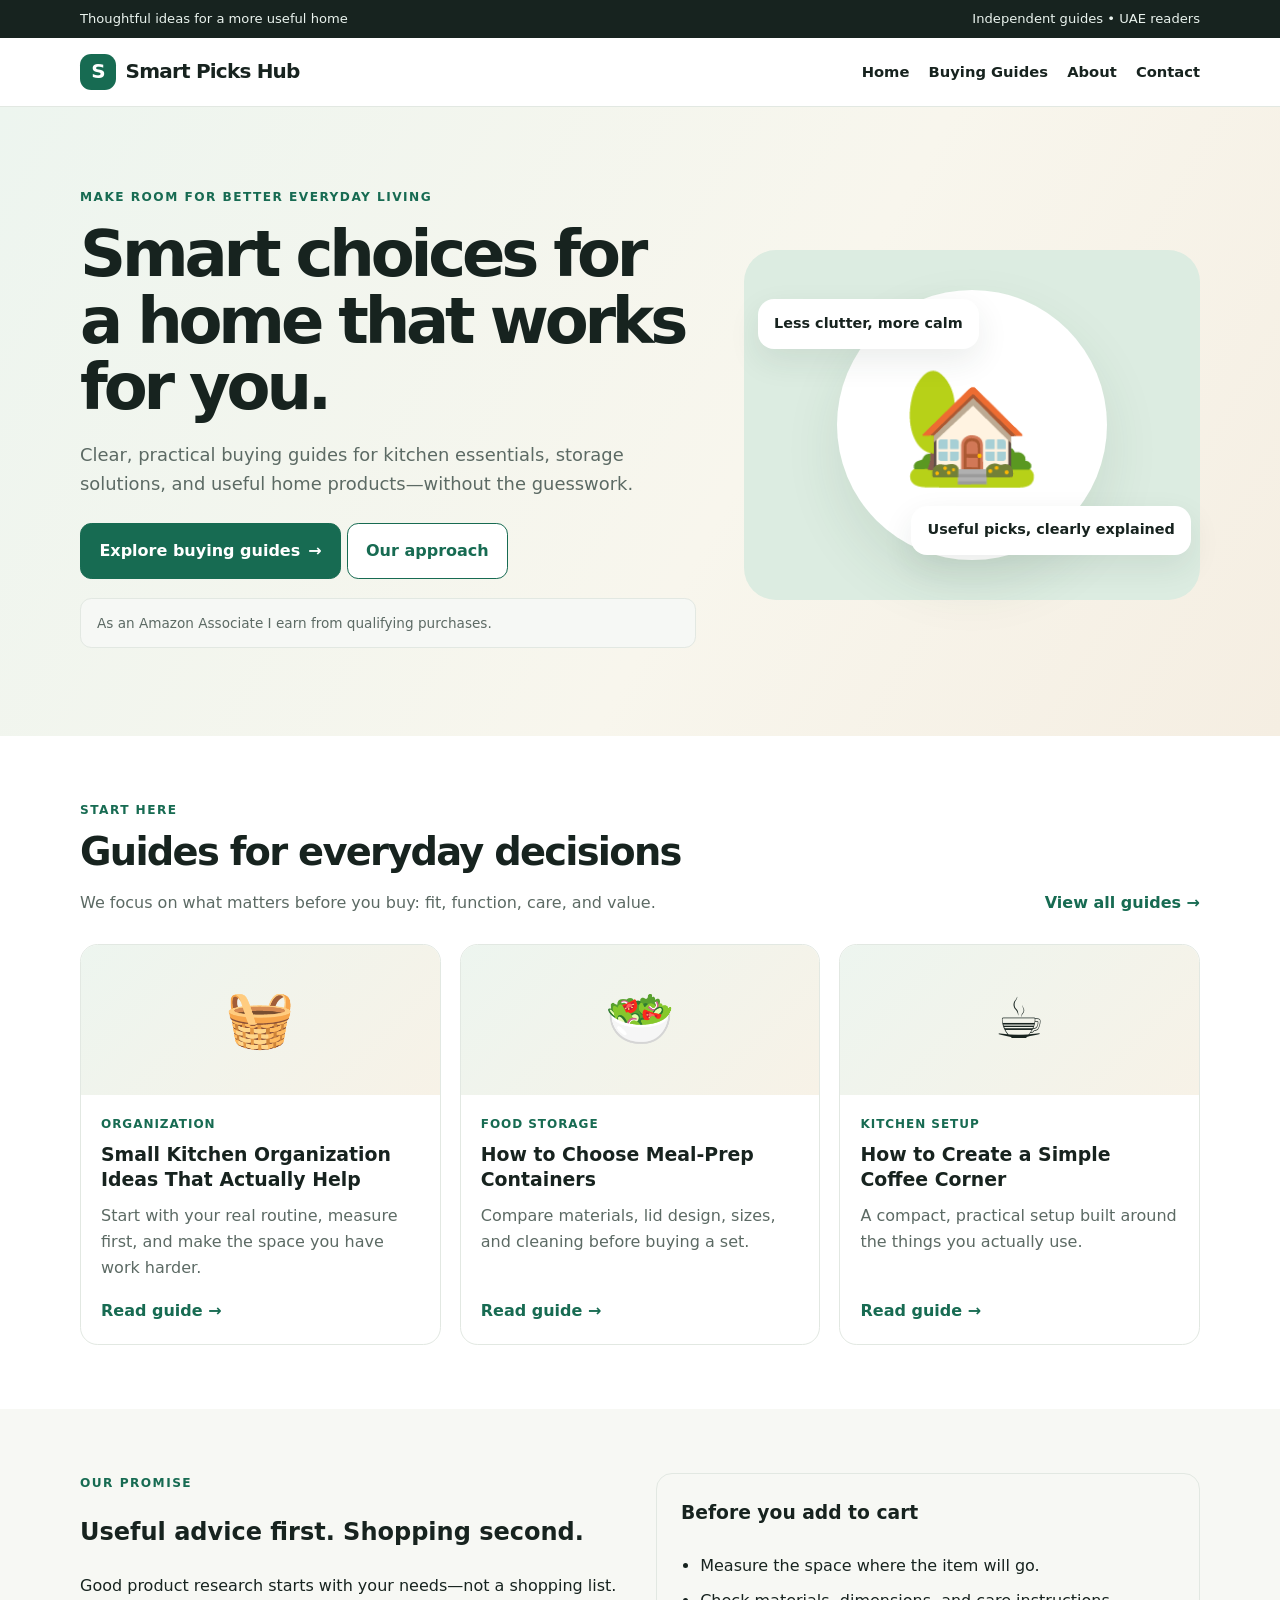
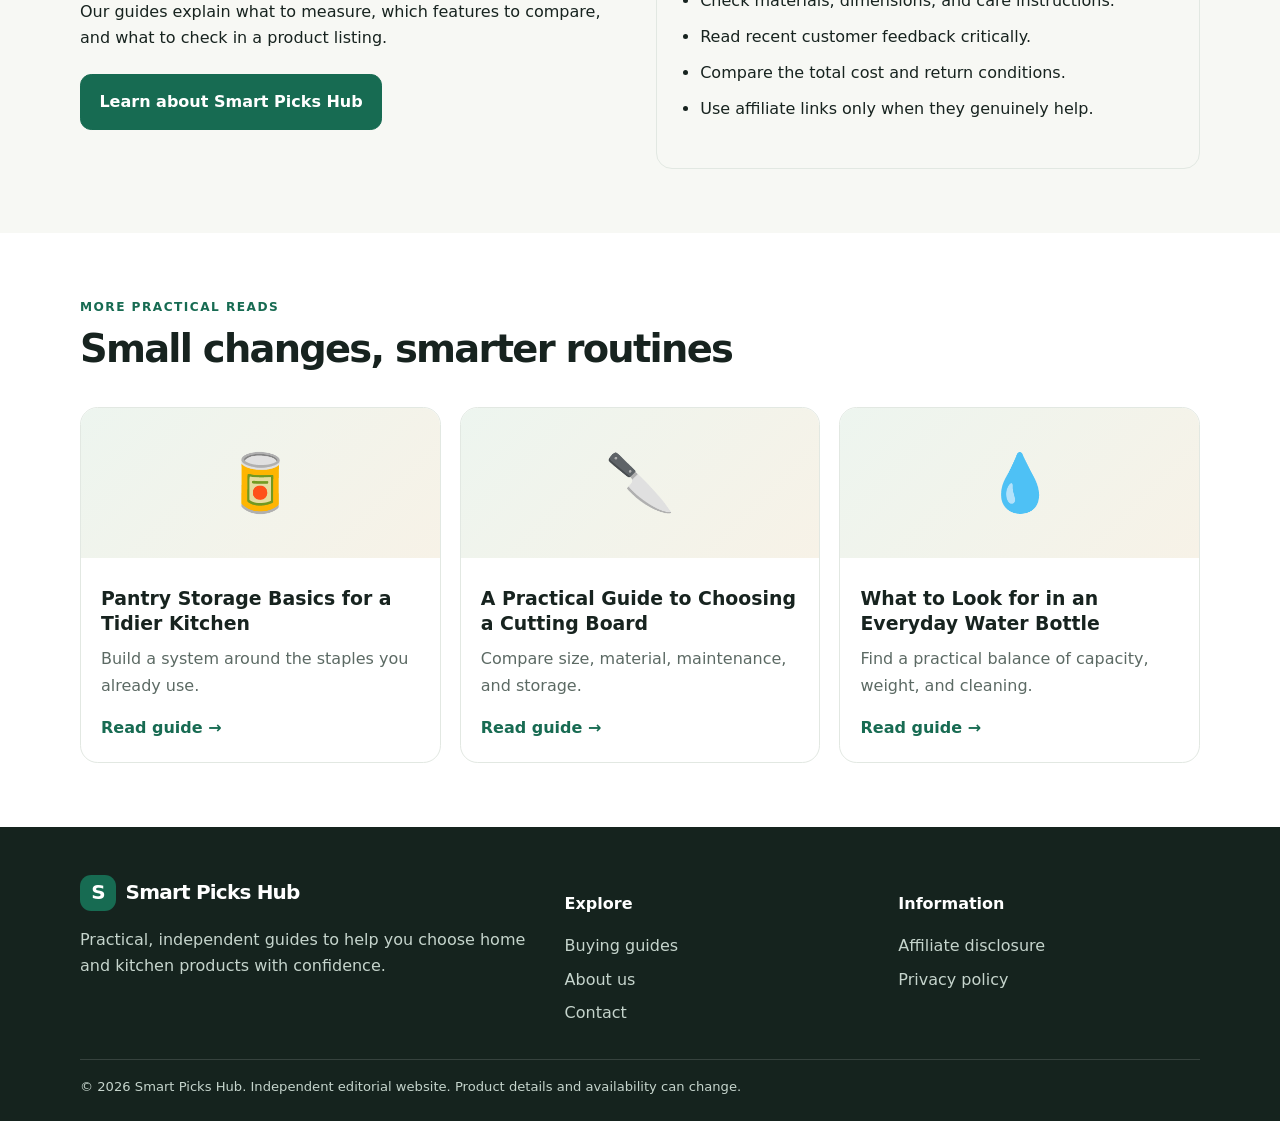
<file: index.html>
<!doctype html>
<html lang="en"><head><meta charset="utf-8"><meta name="viewport" content="width=device-width, initial-scale=1">
<title>Smart home and kitchen buying guides | Smart Picks Hub</title><meta name="description" content="Practical home and kitchen buying guides, storage ideas, and product checklists for UAE readers."><link rel="stylesheet" href="styles.css">
</head><body><div class="topbar"><div class="wrap"><span>Thoughtful ideas for a more useful home</span><span>Independent guides • UAE readers</span></div></div>
<header><div class="wrap nav"><a class="logo" href="index.html"><span class="logo-mark">S</span> Smart Picks Hub</a><nav class="navlinks"><a href="index.html">Home</a><a href="guides.html">Buying Guides</a><a href="about.html">About</a><a href="contact.html">Contact</a></nav></div></header><main>
<section class="hero"><div class="wrap hero-grid"><div><div class="eyebrow">Make room for better everyday living</div><h1>Smart choices for a home that works for you.</h1><p>Clear, practical buying guides for kitchen essentials, storage solutions, and useful home products—without the guesswork.</p><a class="btn" href="guides.html">Explore buying guides <span>→</span></a><a class="btn secondary" href="about.html">Our approach</a><div class="disclosure">As an Amazon Associate I earn from qualifying purchases.</div></div><div class="hero-art"><div class="art-circle">🏡</div><div class="floating f1">Less clutter, more calm</div><div class="floating f2">Useful picks, clearly explained</div></div></div></section>
<section><div class="wrap"><div class="section-head"><div><div class="eyebrow">Start here</div><h2>Guides for everyday decisions</h2><p>We focus on what matters before you buy: fit, function, care, and value.</p></div><a class="read" href="guides.html">View all guides →</a></div>
<div class="cards">
<div class="card"><div class="card-visual">🧺</div><div class="card-body"><div class="tag">Organization</div><h3>Small Kitchen Organization Ideas That Actually Help</h3><p>Start with your real routine, measure first, and make the space you have work harder.</p><a class="read" href="articles/small-kitchen-organization.html">Read guide →</a></div></div>
<div class="card"><div class="card-visual">🥗</div><div class="card-body"><div class="tag">Food storage</div><h3>How to Choose Meal-Prep Containers</h3><p>Compare materials, lid design, sizes, and cleaning before buying a set.</p><a class="read" href="articles/meal-prep-containers.html">Read guide →</a></div></div>
<div class="card"><div class="card-visual">☕</div><div class="card-body"><div class="tag">Kitchen setup</div><h3>How to Create a Simple Coffee Corner</h3><p>A compact, practical setup built around the things you actually use.</p><a class="read" href="articles/coffee-corner-at-home.html">Read guide →</a></div></div>
</div></div></section>
<section style="background:var(--cream)"><div class="wrap two-col"><div><div class="eyebrow">Our promise</div><h2>Useful advice first. Shopping second.</h2><p>Good product research starts with your needs—not a shopping list. Our guides explain what to measure, which features to compare, and what to check in a product listing.</p><a class="btn" href="about.html">Learn about Smart Picks Hub</a></div><div class="panel"><h3>Before you add to cart</h3><ul class="checklist"><li>Measure the space where the item will go.</li><li>Check materials, dimensions, and care instructions.</li><li>Read recent customer feedback critically.</li><li>Compare the total cost and return conditions.</li><li>Use affiliate links only when they genuinely help.</li></ul></div></div></section>
<section><div class="wrap"><div class="section-head"><div><div class="eyebrow">More practical reads</div><h2>Small changes, smarter routines</h2></div></div><div class="cards">
<div class="card"><div class="card-visual">🥫</div><div class="card-body"><h3>Pantry Storage Basics for a Tidier Kitchen</h3><p>Build a system around the staples you already use.</p><a class="read" href="articles/pantry-storage-basics.html">Read guide →</a></div></div>
<div class="card"><div class="card-visual">🔪</div><div class="card-body"><h3>A Practical Guide to Choosing a Cutting Board</h3><p>Compare size, material, maintenance, and storage.</p><a class="read" href="articles/choosing-a-cutting-board.html">Read guide →</a></div></div>
<div class="card"><div class="card-visual">💧</div><div class="card-body"><h3>What to Look for in an Everyday Water Bottle</h3><p>Find a practical balance of capacity, weight, and cleaning.</p><a class="read" href="articles/choosing-a-water-bottle.html">Read guide →</a></div></div>
</div></div></section>
</main><footer><div class="wrap"><div class="footer-grid">
<div><a class="logo" href="index.html" style="color:white"><span class="logo-mark">S</span> Smart Picks Hub</a><p>Practical, independent guides to help you choose home and kitchen products with confidence.</p></div>
<div><h3>Explore</h3><div class="footer-links"><a href="guides.html">Buying guides</a><a href="about.html">About us</a><a href="contact.html">Contact</a></div></div>
<div><h3>Information</h3><div class="footer-links"><a href="affiliate-disclosure.html">Affiliate disclosure</a><a href="privacy.html">Privacy policy</a></div></div>
</div><div class="copyright">© 2026 Smart Picks Hub. Independent editorial website. Product details and availability can change.</div></div></footer></body></html>
</file>
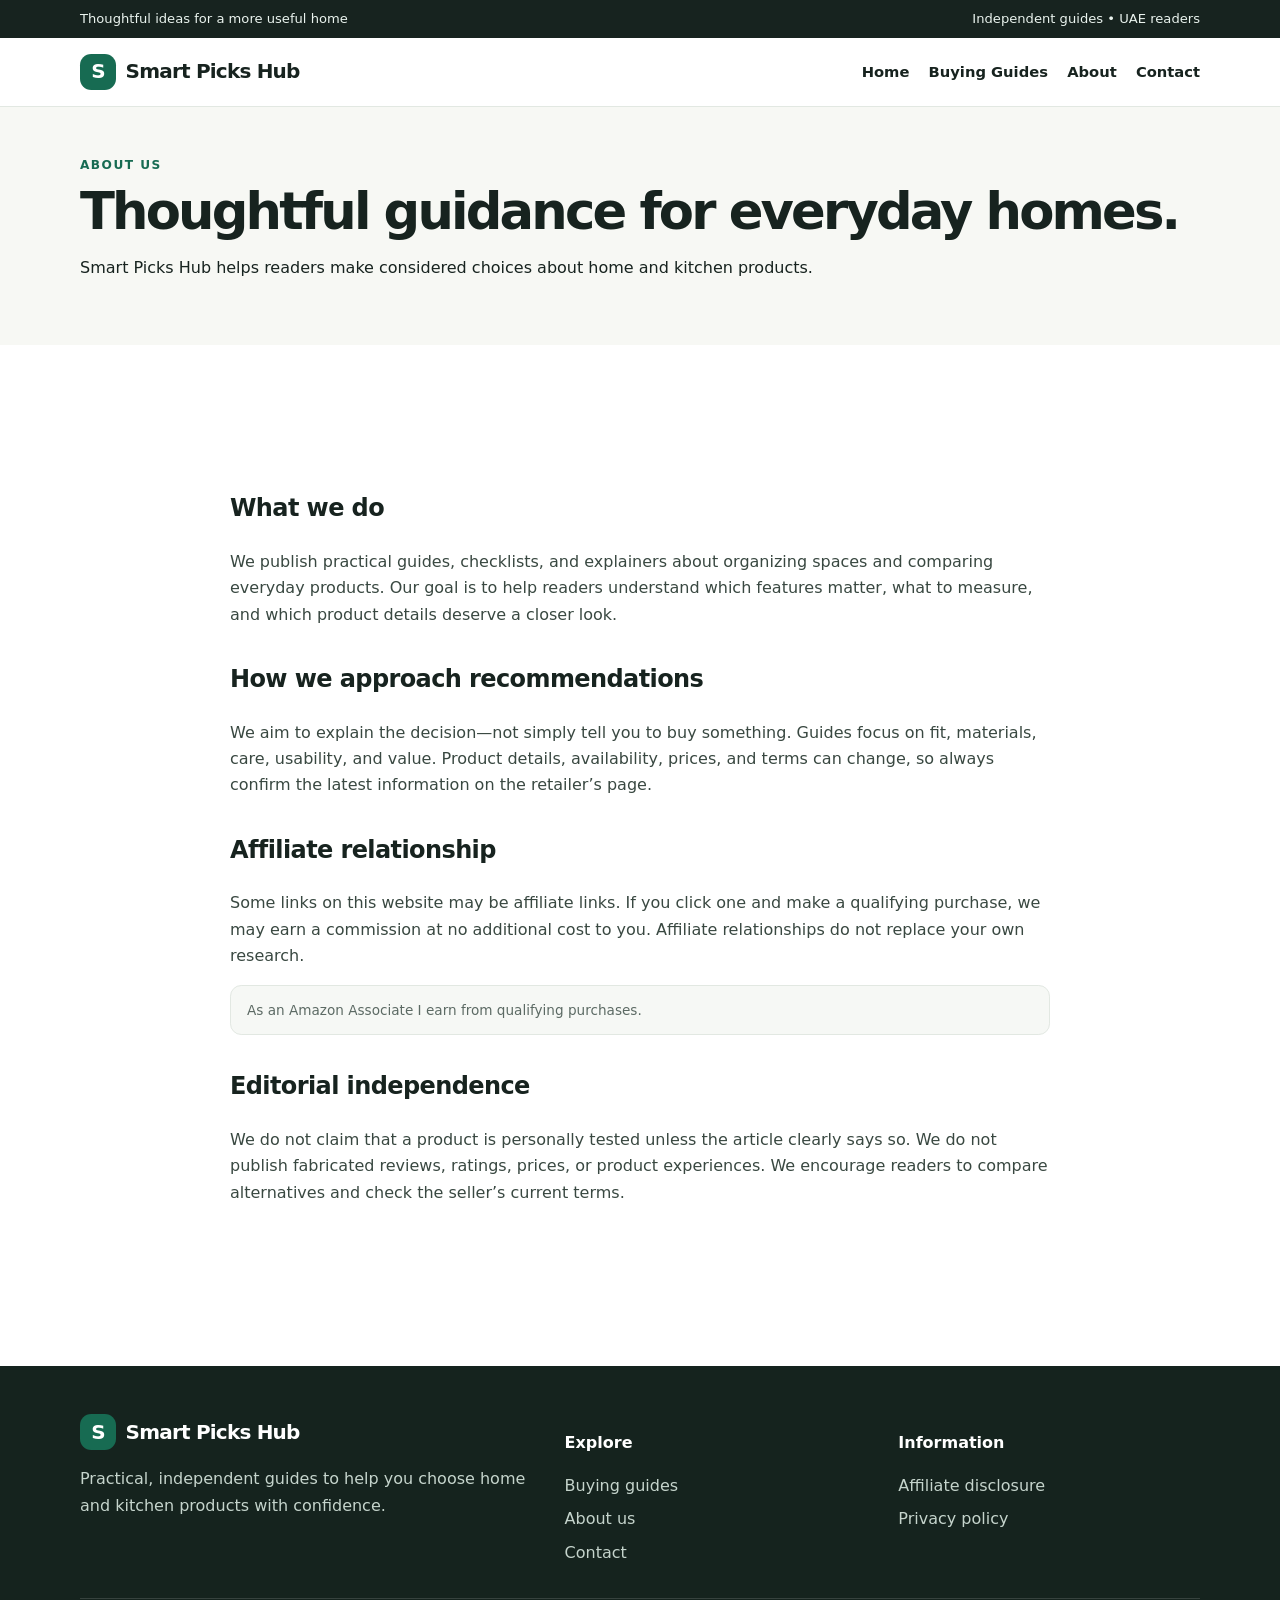
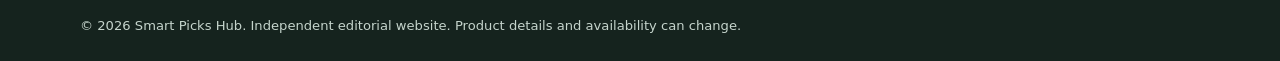
<file: about.html>
<!doctype html>
<html lang="en"><head><meta charset="utf-8"><meta name="viewport" content="width=device-width, initial-scale=1">
<title>About Smart Picks Hub | Smart Picks Hub</title><meta name="description" content="Learn about Smart Picks Hub's approach to practical home and kitchen buying guides."><link rel="stylesheet" href="styles.css">
</head><body><div class="topbar"><div class="wrap"><span>Thoughtful ideas for a more useful home</span><span>Independent guides • UAE readers</span></div></div>
<header><div class="wrap nav"><a class="logo" href="index.html"><span class="logo-mark">S</span> Smart Picks Hub</a><nav class="navlinks"><a href="index.html">Home</a><a href="guides.html">Buying Guides</a><a href="about.html">About</a><a href="contact.html">Contact</a></nav></div></header><main><section class="page-hero"><div class="wrap"><div class="eyebrow">About us</div><h1>Thoughtful guidance for everyday homes.</h1><p>Smart Picks Hub helps readers make considered choices about home and kitchen products.</p></div></section>
<section><div class="wrap content"><h2>What we do</h2><p>We publish practical guides, checklists, and explainers about organizing spaces and comparing everyday products. Our goal is to help readers understand which features matter, what to measure, and which product details deserve a closer look.</p><h2>How we approach recommendations</h2><p>We aim to explain the decision—not simply tell you to buy something. Guides focus on fit, materials, care, usability, and value. Product details, availability, prices, and terms can change, so always confirm the latest information on the retailer’s page.</p><h2>Affiliate relationship</h2><p>Some links on this website may be affiliate links. If you click one and make a qualifying purchase, we may earn a commission at no additional cost to you. Affiliate relationships do not replace your own research.</p><div class="disclosure">As an Amazon Associate I earn from qualifying purchases.</div><h2>Editorial independence</h2><p>We do not claim that a product is personally tested unless the article clearly says so. We do not publish fabricated reviews, ratings, prices, or product experiences. We encourage readers to compare alternatives and check the seller’s current terms.</p></div></section></main><footer><div class="wrap"><div class="footer-grid">
<div><a class="logo" href="index.html" style="color:white"><span class="logo-mark">S</span> Smart Picks Hub</a><p>Practical, independent guides to help you choose home and kitchen products with confidence.</p></div>
<div><h3>Explore</h3><div class="footer-links"><a href="guides.html">Buying guides</a><a href="about.html">About us</a><a href="contact.html">Contact</a></div></div>
<div><h3>Information</h3><div class="footer-links"><a href="affiliate-disclosure.html">Affiliate disclosure</a><a href="privacy.html">Privacy policy</a></div></div>
</div><div class="copyright">© 2026 Smart Picks Hub. Independent editorial website. Product details and availability can change.</div></div></footer></body></html>
</file>
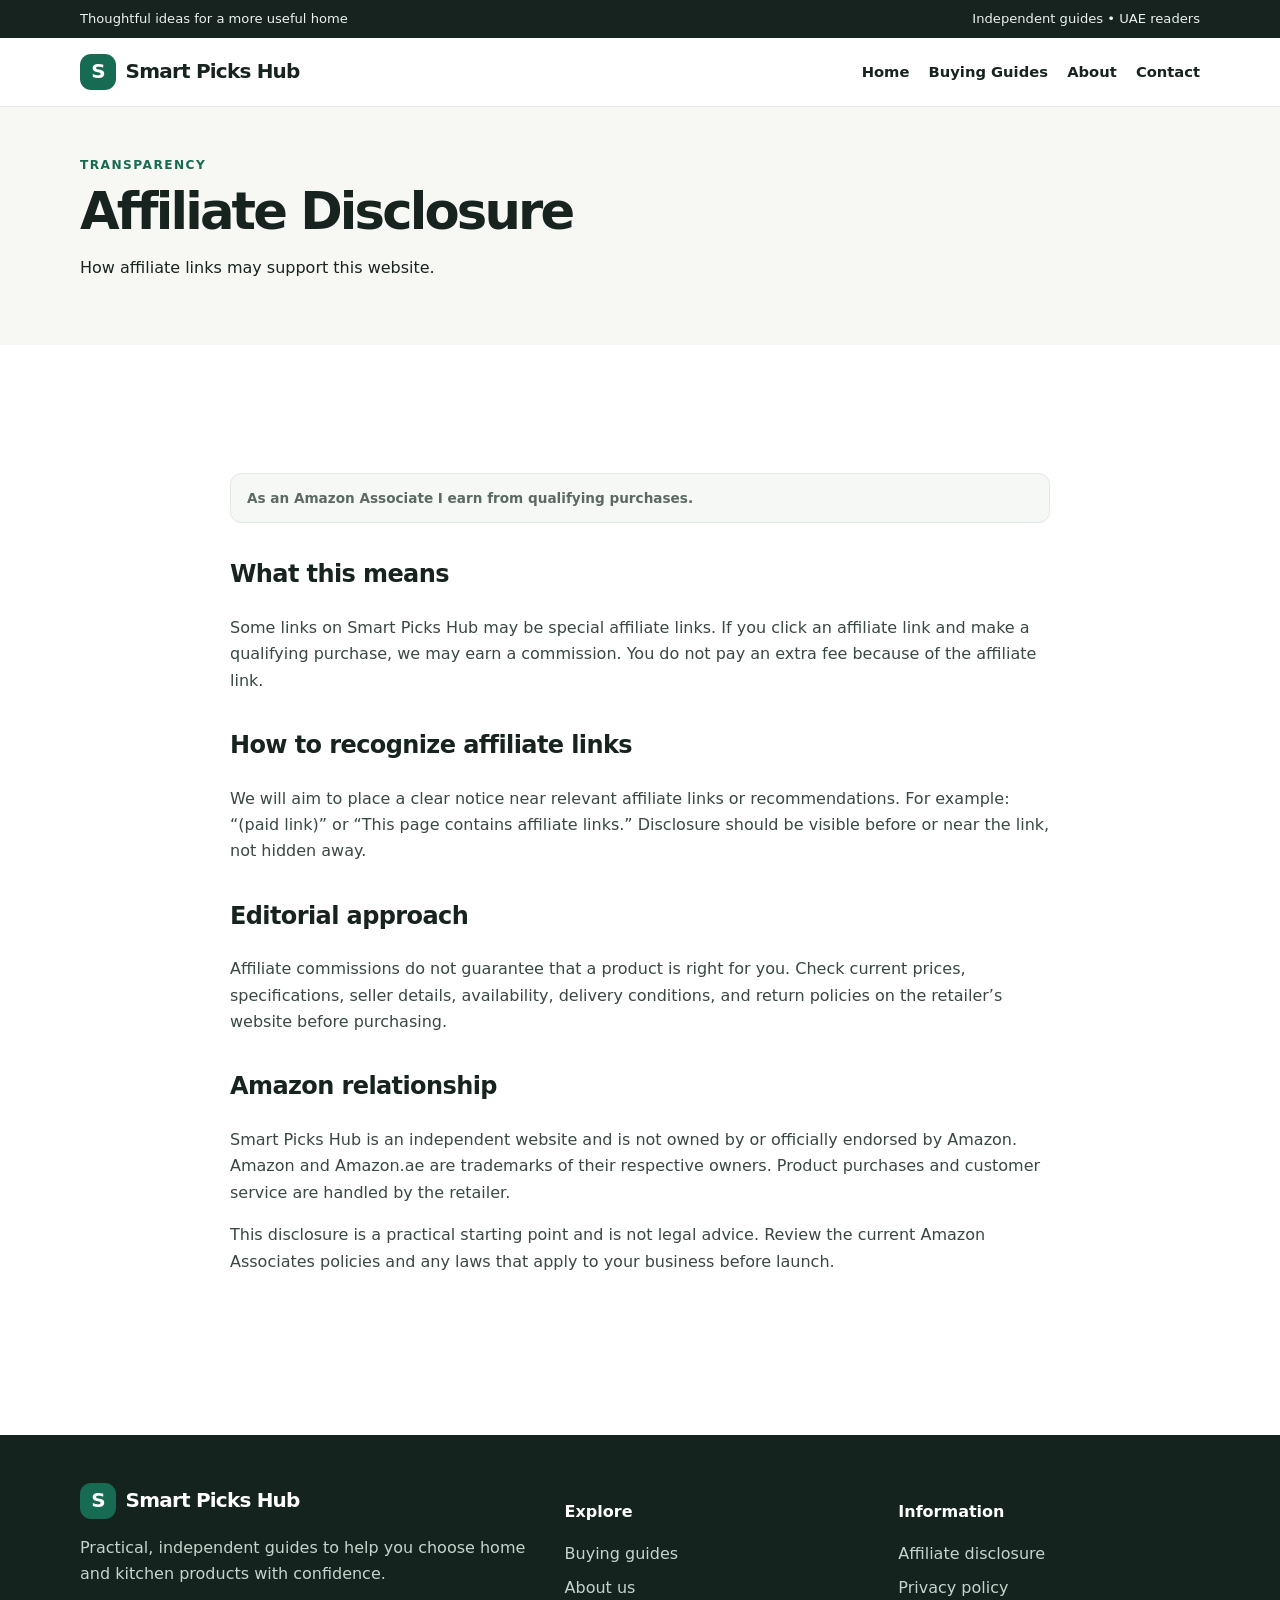
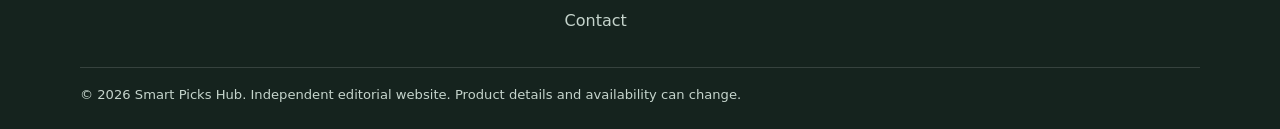
<file: affiliate-disclosure.html>
<!doctype html>
<html lang="en"><head><meta charset="utf-8"><meta name="viewport" content="width=device-width, initial-scale=1">
<title>Affiliate Disclosure | Smart Picks Hub</title><meta name="description" content="Learn how affiliate links may support Smart Picks Hub."><link rel="stylesheet" href="styles.css">
</head><body><div class="topbar"><div class="wrap"><span>Thoughtful ideas for a more useful home</span><span>Independent guides • UAE readers</span></div></div>
<header><div class="wrap nav"><a class="logo" href="index.html"><span class="logo-mark">S</span> Smart Picks Hub</a><nav class="navlinks"><a href="index.html">Home</a><a href="guides.html">Buying Guides</a><a href="about.html">About</a><a href="contact.html">Contact</a></nav></div></header><main><section class="page-hero"><div class="wrap"><div class="eyebrow">Transparency</div><h1>Affiliate Disclosure</h1><p>How affiliate links may support this website.</p></div></section>
<section><div class="wrap content"><div class="disclosure"><strong>As an Amazon Associate I earn from qualifying purchases.</strong></div><h2>What this means</h2><p>Some links on Smart Picks Hub may be special affiliate links. If you click an affiliate link and make a qualifying purchase, we may earn a commission. You do not pay an extra fee because of the affiliate link.</p><h2>How to recognize affiliate links</h2><p>We will aim to place a clear notice near relevant affiliate links or recommendations. For example: “(paid link)” or “This page contains affiliate links.” Disclosure should be visible before or near the link, not hidden away.</p><h2>Editorial approach</h2><p>Affiliate commissions do not guarantee that a product is right for you. Check current prices, specifications, seller details, availability, delivery conditions, and return policies on the retailer’s website before purchasing.</p><h2>Amazon relationship</h2><p>Smart Picks Hub is an independent website and is not owned by or officially endorsed by Amazon. Amazon and Amazon.ae are trademarks of their respective owners. Product purchases and customer service are handled by the retailer.</p><p>This disclosure is a practical starting point and is not legal advice. Review the current Amazon Associates policies and any laws that apply to your business before launch.</p></div></section></main><footer><div class="wrap"><div class="footer-grid">
<div><a class="logo" href="index.html" style="color:white"><span class="logo-mark">S</span> Smart Picks Hub</a><p>Practical, independent guides to help you choose home and kitchen products with confidence.</p></div>
<div><h3>Explore</h3><div class="footer-links"><a href="guides.html">Buying guides</a><a href="about.html">About us</a><a href="contact.html">Contact</a></div></div>
<div><h3>Information</h3><div class="footer-links"><a href="affiliate-disclosure.html">Affiliate disclosure</a><a href="privacy.html">Privacy policy</a></div></div>
</div><div class="copyright">© 2026 Smart Picks Hub. Independent editorial website. Product details and availability can change.</div></div></footer></body></html>
</file>
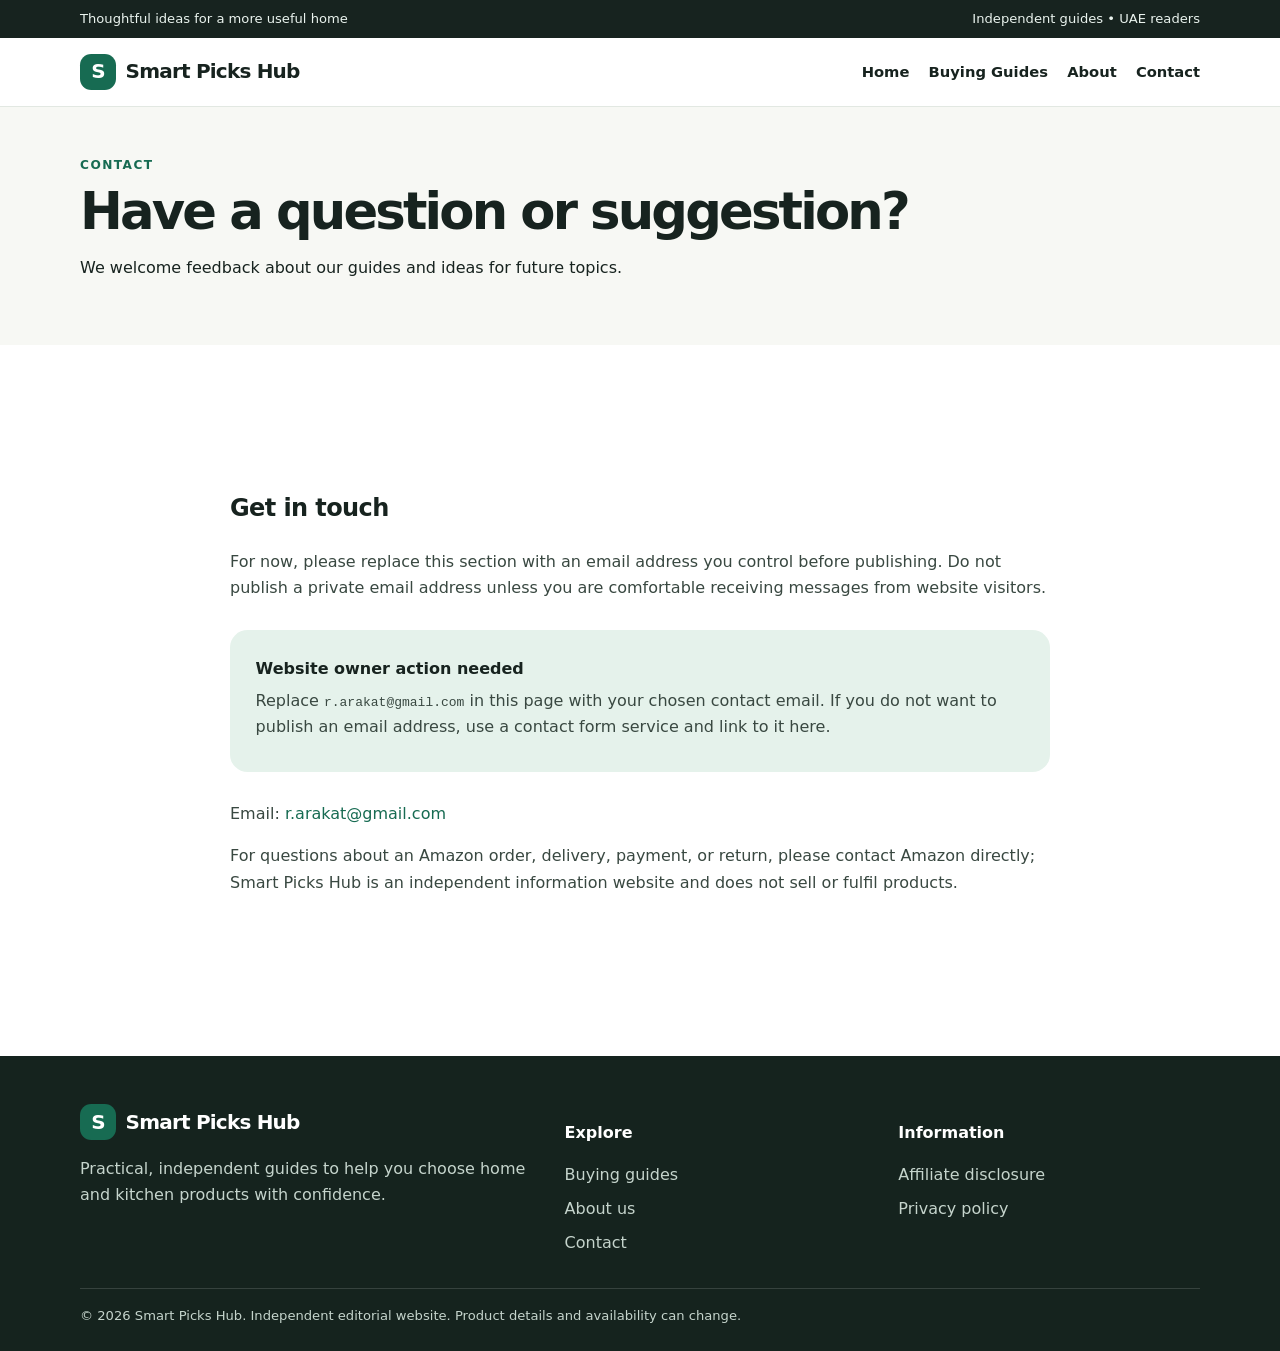
<file: contact.html>
<!doctype html>
<html lang="en"><head><meta charset="utf-8"><meta name="viewport" content="width=device-width, initial-scale=1">
<title>Contact | Smart Picks Hub</title><meta name="description" content="Contact Smart Picks Hub with feedback or suggestions."><link rel="stylesheet" href="styles.css">
</head><body><div class="topbar"><div class="wrap"><span>Thoughtful ideas for a more useful home</span><span>Independent guides • UAE readers</span></div></div>
<header><div class="wrap nav"><a class="logo" href="index.html"><span class="logo-mark">S</span> Smart Picks Hub</a><nav class="navlinks"><a href="index.html">Home</a><a href="guides.html">Buying Guides</a><a href="about.html">About</a><a href="contact.html">Contact</a></nav></div></header><main><section class="page-hero"><div class="wrap"><div class="eyebrow">Contact</div><h1>Have a question or suggestion?</h1><p>We welcome feedback about our guides and ideas for future topics.</p></div></section>
<section><div class="wrap content"><h2>Get in touch</h2><p>For now, please replace this section with an email address you control before publishing. Do not publish a private email address unless you are comfortable receiving messages from website visitors.</p><div class="callout"><strong>Website owner action needed</strong><p>Replace <code>r.arakat@gmail.com</code> in this page with your chosen contact email. If you do not want to publish an email address, use a contact form service and link to it here.</p></div><p>Email: <a href="mailto:r.arakat@gmail.com">r.arakat@gmail.com</a></p><p>For questions about an Amazon order, delivery, payment, or return, please contact Amazon directly; Smart Picks Hub is an independent information website and does not sell or fulfil products.</p></div></section></main><footer><div class="wrap"><div class="footer-grid">
<div><a class="logo" href="index.html" style="color:white"><span class="logo-mark">S</span> Smart Picks Hub</a><p>Practical, independent guides to help you choose home and kitchen products with confidence.</p></div>
<div><h3>Explore</h3><div class="footer-links"><a href="guides.html">Buying guides</a><a href="about.html">About us</a><a href="contact.html">Contact</a></div></div>
<div><h3>Information</h3><div class="footer-links"><a href="affiliate-disclosure.html">Affiliate disclosure</a><a href="privacy.html">Privacy policy</a></div></div>
</div><div class="copyright">© 2026 Smart Picks Hub. Independent editorial website. Product details and availability can change.</div></div></footer></body></html>
</file>
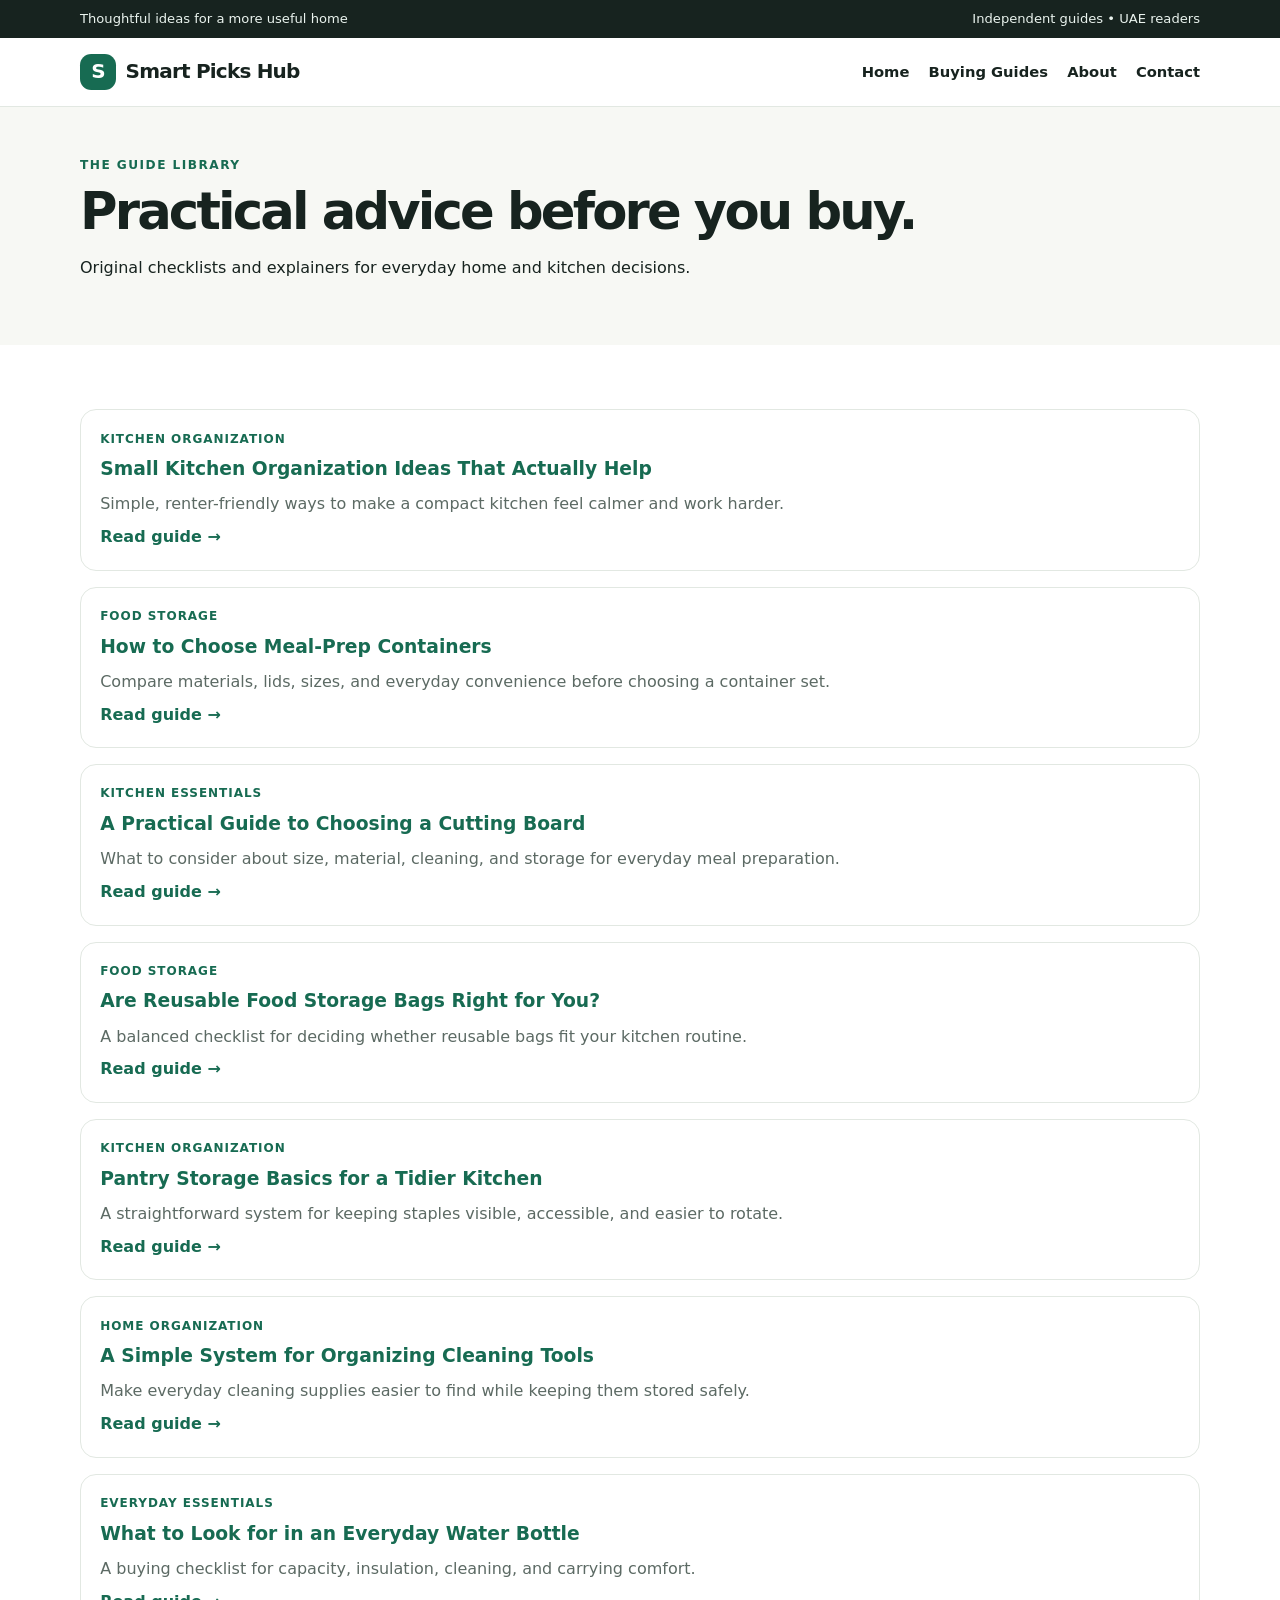
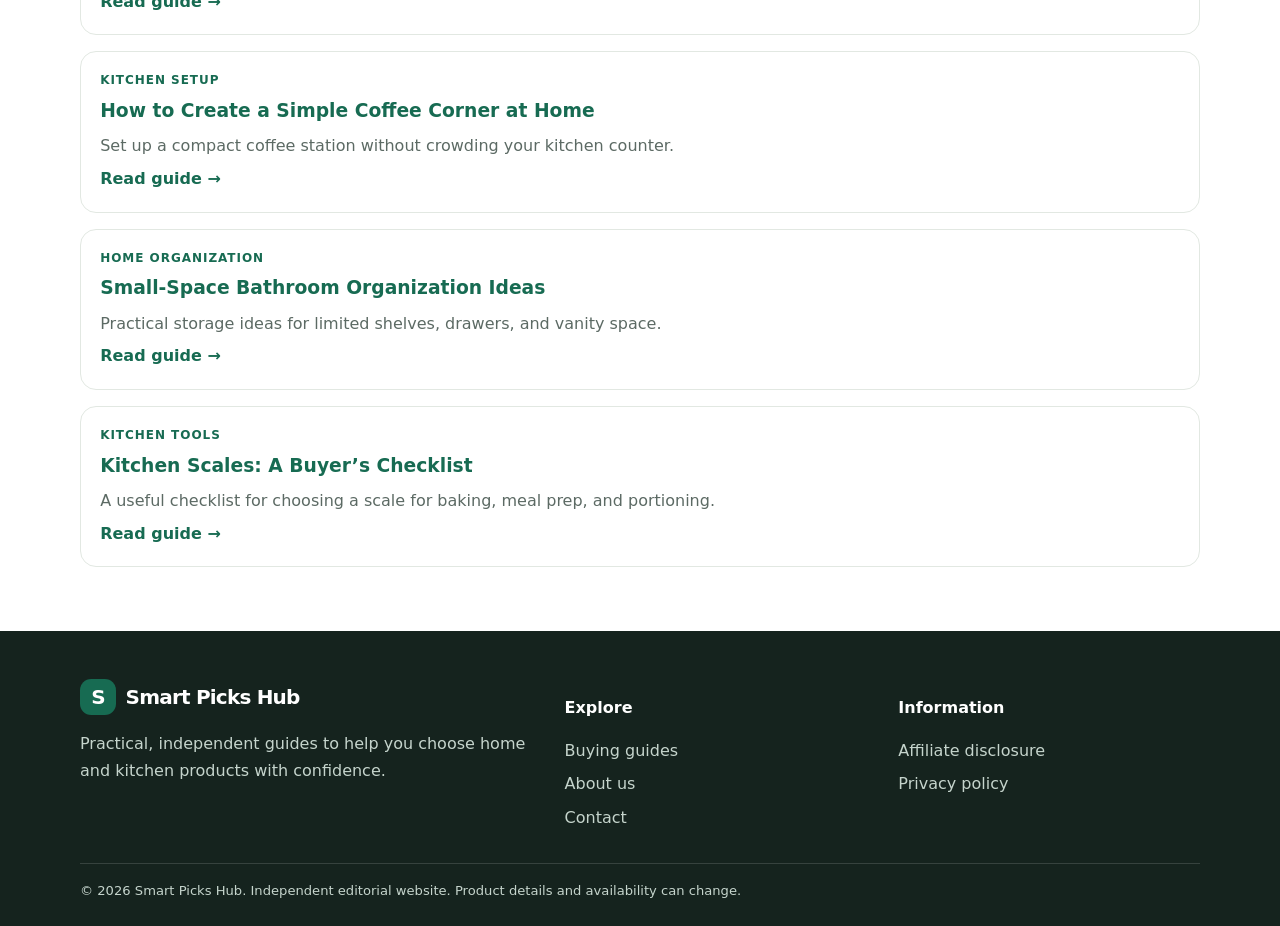
<file: guides.html>
<!doctype html>
<html lang="en"><head><meta charset="utf-8"><meta name="viewport" content="width=device-width, initial-scale=1">
<title>Buying Guides | Smart Picks Hub</title><meta name="description" content="Browse practical home and kitchen buying guides from Smart Picks Hub."><link rel="stylesheet" href="styles.css">
</head><body><div class="topbar"><div class="wrap"><span>Thoughtful ideas for a more useful home</span><span>Independent guides • UAE readers</span></div></div>
<header><div class="wrap nav"><a class="logo" href="index.html"><span class="logo-mark">S</span> Smart Picks Hub</a><nav class="navlinks"><a href="index.html">Home</a><a href="guides.html">Buying Guides</a><a href="about.html">About</a><a href="contact.html">Contact</a></nav></div></header><main><section class="page-hero"><div class="wrap"><div class="eyebrow">The guide library</div><h1>Practical advice before you buy.</h1><p>Original checklists and explainers for everyday home and kitchen decisions.</p></div></section><section><div class="wrap article-list"><div class="article-row"><div class="tag">Kitchen organization</div><h3><a href="articles/small-kitchen-organization.html">Small Kitchen Organization Ideas That Actually Help</a></h3><p>Simple, renter-friendly ways to make a compact kitchen feel calmer and work harder.</p><a class="read" href="articles/small-kitchen-organization.html">Read guide →</a></div>
<div class="article-row"><div class="tag">Food storage</div><h3><a href="articles/meal-prep-containers.html">How to Choose Meal-Prep Containers</a></h3><p>Compare materials, lids, sizes, and everyday convenience before choosing a container set.</p><a class="read" href="articles/meal-prep-containers.html">Read guide →</a></div>
<div class="article-row"><div class="tag">Kitchen essentials</div><h3><a href="articles/choosing-a-cutting-board.html">A Practical Guide to Choosing a Cutting Board</a></h3><p>What to consider about size, material, cleaning, and storage for everyday meal preparation.</p><a class="read" href="articles/choosing-a-cutting-board.html">Read guide →</a></div>
<div class="article-row"><div class="tag">Food storage</div><h3><a href="articles/reusable-food-storage-bags.html">Are Reusable Food Storage Bags Right for You?</a></h3><p>A balanced checklist for deciding whether reusable bags fit your kitchen routine.</p><a class="read" href="articles/reusable-food-storage-bags.html">Read guide →</a></div>
<div class="article-row"><div class="tag">Kitchen organization</div><h3><a href="articles/pantry-storage-basics.html">Pantry Storage Basics for a Tidier Kitchen</a></h3><p>A straightforward system for keeping staples visible, accessible, and easier to rotate.</p><a class="read" href="articles/pantry-storage-basics.html">Read guide →</a></div>
<div class="article-row"><div class="tag">Home organization</div><h3><a href="articles/cleaning-tools-worth-organizing.html">A Simple System for Organizing Cleaning Tools</a></h3><p>Make everyday cleaning supplies easier to find while keeping them stored safely.</p><a class="read" href="articles/cleaning-tools-worth-organizing.html">Read guide →</a></div>
<div class="article-row"><div class="tag">Everyday essentials</div><h3><a href="articles/choosing-a-water-bottle.html">What to Look for in an Everyday Water Bottle</a></h3><p>A buying checklist for capacity, insulation, cleaning, and carrying comfort.</p><a class="read" href="articles/choosing-a-water-bottle.html">Read guide →</a></div>
<div class="article-row"><div class="tag">Kitchen setup</div><h3><a href="articles/coffee-corner-at-home.html">How to Create a Simple Coffee Corner at Home</a></h3><p>Set up a compact coffee station without crowding your kitchen counter.</p><a class="read" href="articles/coffee-corner-at-home.html">Read guide →</a></div>
<div class="article-row"><div class="tag">Home organization</div><h3><a href="articles/bathroom-organization-small-spaces.html">Small-Space Bathroom Organization Ideas</a></h3><p>Practical storage ideas for limited shelves, drawers, and vanity space.</p><a class="read" href="articles/bathroom-organization-small-spaces.html">Read guide →</a></div>
<div class="article-row"><div class="tag">Kitchen tools</div><h3><a href="articles/buying-kitchen-scales.html">Kitchen Scales: A Buyer’s Checklist</a></h3><p>A useful checklist for choosing a scale for baking, meal prep, and portioning.</p><a class="read" href="articles/buying-kitchen-scales.html">Read guide →</a></div></div></section></main><footer><div class="wrap"><div class="footer-grid">
<div><a class="logo" href="index.html" style="color:white"><span class="logo-mark">S</span> Smart Picks Hub</a><p>Practical, independent guides to help you choose home and kitchen products with confidence.</p></div>
<div><h3>Explore</h3><div class="footer-links"><a href="guides.html">Buying guides</a><a href="about.html">About us</a><a href="contact.html">Contact</a></div></div>
<div><h3>Information</h3><div class="footer-links"><a href="affiliate-disclosure.html">Affiliate disclosure</a><a href="privacy.html">Privacy policy</a></div></div>
</div><div class="copyright">© 2026 Smart Picks Hub. Independent editorial website. Product details and availability can change.</div></div></footer></body></html>
</file>
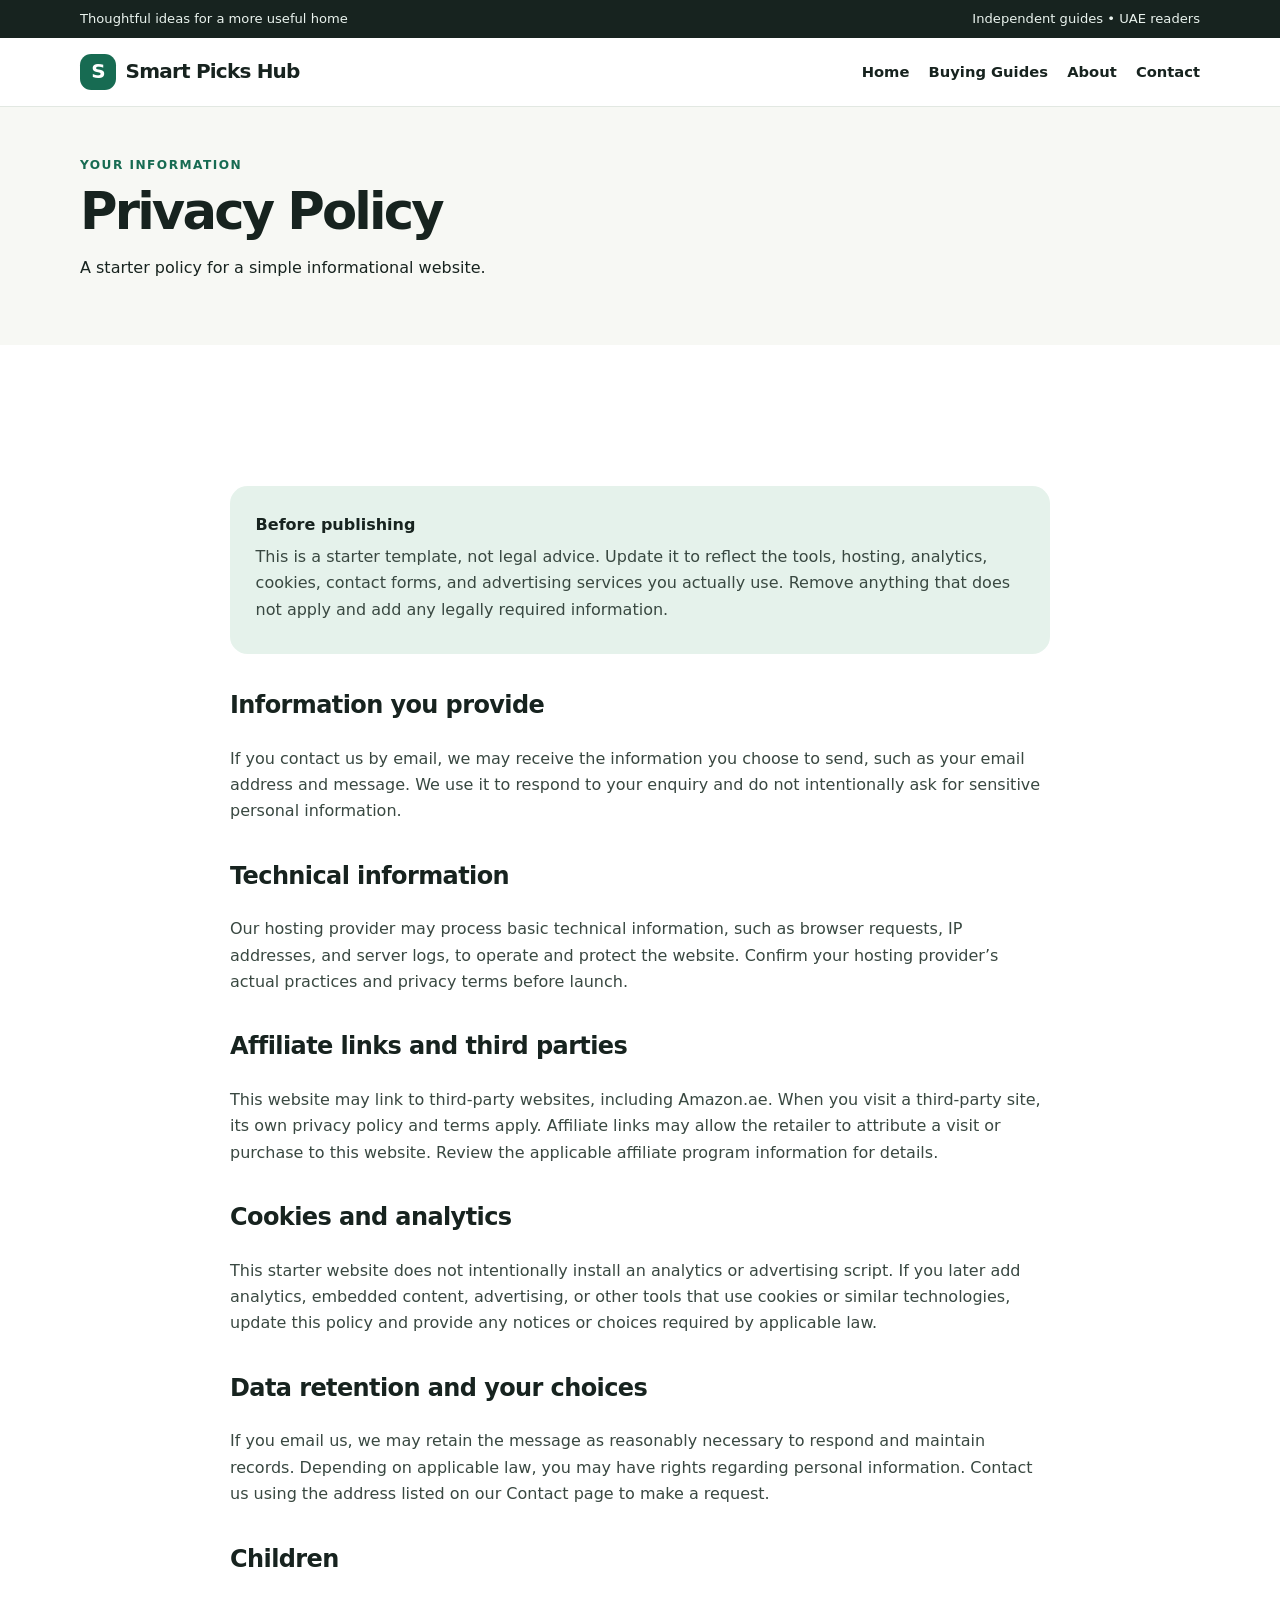
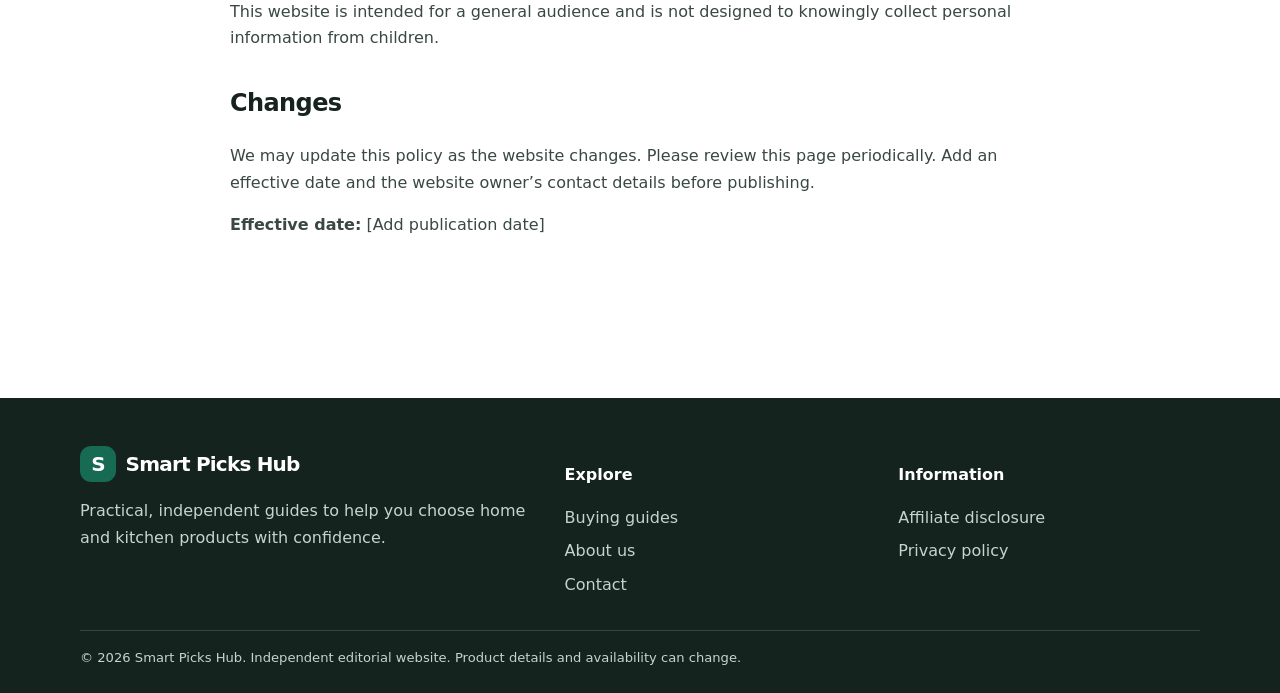
<file: privacy.html>
<!doctype html>
<html lang="en"><head><meta charset="utf-8"><meta name="viewport" content="width=device-width, initial-scale=1">
<title>Privacy Policy | Smart Picks Hub</title><meta name="description" content="Starter privacy policy for Smart Picks Hub. Update it to reflect actual website practices before publishing."><link rel="stylesheet" href="styles.css">
</head><body><div class="topbar"><div class="wrap"><span>Thoughtful ideas for a more useful home</span><span>Independent guides • UAE readers</span></div></div>
<header><div class="wrap nav"><a class="logo" href="index.html"><span class="logo-mark">S</span> Smart Picks Hub</a><nav class="navlinks"><a href="index.html">Home</a><a href="guides.html">Buying Guides</a><a href="about.html">About</a><a href="contact.html">Contact</a></nav></div></header><main><section class="page-hero"><div class="wrap"><div class="eyebrow">Your information</div><h1>Privacy Policy</h1><p>A starter policy for a simple informational website.</p></div></section>
<section><div class="wrap content"><div class="callout"><strong>Before publishing</strong><p>This is a starter template, not legal advice. Update it to reflect the tools, hosting, analytics, cookies, contact forms, and advertising services you actually use. Remove anything that does not apply and add any legally required information.</p></div><h2>Information you provide</h2><p>If you contact us by email, we may receive the information you choose to send, such as your email address and message. We use it to respond to your enquiry and do not intentionally ask for sensitive personal information.</p><h2>Technical information</h2><p>Our hosting provider may process basic technical information, such as browser requests, IP addresses, and server logs, to operate and protect the website. Confirm your hosting provider’s actual practices and privacy terms before launch.</p><h2>Affiliate links and third parties</h2><p>This website may link to third-party websites, including Amazon.ae. When you visit a third-party site, its own privacy policy and terms apply. Affiliate links may allow the retailer to attribute a visit or purchase to this website. Review the applicable affiliate program information for details.</p><h2>Cookies and analytics</h2><p>This starter website does not intentionally install an analytics or advertising script. If you later add analytics, embedded content, advertising, or other tools that use cookies or similar technologies, update this policy and provide any notices or choices required by applicable law.</p><h2>Data retention and your choices</h2><p>If you email us, we may retain the message as reasonably necessary to respond and maintain records. Depending on applicable law, you may have rights regarding personal information. Contact us using the address listed on our Contact page to make a request.</p><h2>Children</h2><p>This website is intended for a general audience and is not designed to knowingly collect personal information from children.</p><h2>Changes</h2><p>We may update this policy as the website changes. Please review this page periodically. Add an effective date and the website owner’s contact details before publishing.</p><p><strong>Effective date:</strong> [Add publication date]</p></div></section></main><footer><div class="wrap"><div class="footer-grid">
<div><a class="logo" href="index.html" style="color:white"><span class="logo-mark">S</span> Smart Picks Hub</a><p>Practical, independent guides to help you choose home and kitchen products with confidence.</p></div>
<div><h3>Explore</h3><div class="footer-links"><a href="guides.html">Buying guides</a><a href="about.html">About us</a><a href="contact.html">Contact</a></div></div>
<div><h3>Information</h3><div class="footer-links"><a href="affiliate-disclosure.html">Affiliate disclosure</a><a href="privacy.html">Privacy policy</a></div></div>
</div><div class="copyright">© 2026 Smart Picks Hub. Independent editorial website. Product details and availability can change.</div></div></footer></body></html>
</file>
<file: styles.css>
:root{--ink:#17231f;--muted:#5c6a64;--brand:#176b52;--brand2:#e5f2eb;--cream:#f7f8f4;--line:#e2e8e2;--gold:#d9a441;--white:#fff}
*{box-sizing:border-box}html{scroll-behavior:smooth}body{margin:0;font-family:Inter,ui-sans-serif,system-ui,-apple-system,BlinkMacSystemFont,"Segoe UI",sans-serif;color:var(--ink);background:#fff;line-height:1.65}
a{color:var(--brand);text-decoration:none}a:hover{text-decoration:underline}.wrap{width:min(1120px,92%);margin:auto}
.topbar{background:var(--ink);color:#eaf3ee;font-size:.82rem;padding:.5rem 0}.topbar .wrap{display:flex;justify-content:space-between;gap:1rem;flex-wrap:wrap}
header{background:#fff;border-bottom:1px solid var(--line);position:sticky;top:0;z-index:5}.nav{display:flex;align-items:center;justify-content:space-between;gap:1.2rem;padding:1rem 0}.logo{font-weight:850;font-size:1.25rem;letter-spacing:-.04em;color:var(--ink);display:flex;align-items:center;gap:.6rem}.logo-mark{display:grid;place-items:center;width:2.25rem;height:2.25rem;border-radius:.7rem;background:var(--brand);color:white}.navlinks{display:flex;gap:1.2rem;flex-wrap:wrap;font-size:.92rem}.navlinks a{color:var(--ink);font-weight:600}
.hero{background:linear-gradient(120deg,#edf5ef 0%,#f8f6ed 58%,#f5eee2 100%);padding:5rem 0 4.5rem;overflow:hidden}.hero-grid{display:grid;grid-template-columns:1.15fr .85fr;gap:3rem;align-items:center}.eyebrow{color:var(--brand);font-weight:800;text-transform:uppercase;letter-spacing:.12em;font-size:.76rem}.hero h1{font-size:clamp(2.5rem,5vw,4.5rem);letter-spacing:-.065em;line-height:1.04;margin:.9rem 0 1.2rem;max-width:720px}.hero p{font-size:1.12rem;color:var(--muted);max-width:610px}.btn{display:inline-flex;align-items:center;justify-content:center;gap:.5rem;padding:.85rem 1.15rem;border-radius:.7rem;background:var(--brand);color:#fff;font-weight:750;border:1px solid var(--brand);margin:.4rem .35rem .2rem 0}.btn.secondary{background:#fff;color:var(--brand)}.hero-art{background:#dcece1;border-radius:2rem;min-height:350px;display:grid;place-items:center;position:relative;padding:2rem}.art-circle{width:min(270px,70%);aspect-ratio:1;border-radius:50%;background:#fff;display:grid;place-items:center;font-size:7rem;box-shadow:0 25px 55px #234a351a}.floating{position:absolute;background:#fff;padding:.8rem 1rem;border-radius:1rem;box-shadow:0 12px 32px #203a2b17;font-size:.9rem;font-weight:750}.f1{top:14%;left:3%}.f2{bottom:13%;right:2%}
section{padding:4rem 0}.section-head{display:flex;justify-content:space-between;align-items:end;gap:1.5rem;margin-bottom:1.7rem}.section-head h2{font-size:clamp(1.8rem,3vw,2.7rem);letter-spacing:-.045em;margin:0}.section-head p{margin:.4rem 0 0;color:var(--muted);max-width:600px}.cards{display:grid;grid-template-columns:repeat(3,1fr);gap:1.2rem}.card{border:1px solid var(--line);border-radius:1.1rem;overflow:hidden;background:#fff;display:flex;flex-direction:column;min-height:100%}.card-visual{min-height:150px;display:grid;place-items:center;font-size:3.5rem;background:linear-gradient(135deg,#edf5ef,#f7f2e7)}.card-body{padding:1.25rem;display:flex;flex-direction:column;flex:1}.tag{font-size:.75rem;color:var(--brand);font-weight:800;text-transform:uppercase;letter-spacing:.08em}.card h3{font-size:1.18rem;line-height:1.3;margin:.5rem 0}.card p{color:var(--muted);margin:.2rem 0 1rem}.read{font-weight:800;margin-top:auto}.callout{background:var(--brand2);padding:1.6rem;border-radius:1.1rem;margin:1.8rem 0}.callout p{margin:.35rem 0;color:#365347}.two-col{display:grid;grid-template-columns:1fr 1fr;gap:2rem;align-items:start}.panel{padding:1.5rem;border:1px solid var(--line);border-radius:1rem}.panel h3{margin-top:0}.checklist{padding-left:1.2rem}.checklist li{padding:.3rem 0}
.page-hero{background:var(--cream);padding:3rem 0}.page-hero h1{font-size:clamp(2.2rem,4vw,3.5rem);letter-spacing:-.055em;line-height:1.1;margin:.5rem 0}.content{max-width:820px;padding:3rem 0 5rem}.content h2{margin-top:2rem;letter-spacing:-.025em}.content p,.content li{color:#394841}.content .notice{background:#fff8e8;border:1px solid #f1e0b6;border-radius:.8rem;padding:1rem}.meta{color:var(--muted);font-size:.9rem}.article-list{display:grid;gap:1rem}.article-row{padding:1.2rem;border:1px solid var(--line);border-radius:1rem}.article-row h3{margin:.3rem 0}.article-row p{margin:.4rem 0;color:var(--muted)}
footer{background:#15231e;color:#eaf1ed;padding:3rem 0 1.5rem}.footer-grid{display:grid;grid-template-columns:1.5fr 1fr 1fr;gap:2rem}.footer-grid p,.footer-grid a{color:#c5d4cc}.footer-grid h3{color:white;font-size:1rem}.footer-links{display:grid;gap:.45rem}.copyright{border-top:1px solid #ffffff24;margin-top:2rem;padding-top:1rem;font-size:.82rem;color:#c5d4cc}
.disclosure{font-size:.85rem;color:var(--muted);background:#f6f8f5;border:1px solid var(--line);border-radius:.7rem;padding:.8rem 1rem;margin:1rem 0}.breadcrumbs{font-size:.88rem;color:var(--muted);margin-bottom:1rem}
@media(max-width:760px){.hero-grid,.two-col,.footer-grid{grid-template-columns:1fr}.hero{padding:3.5rem 0}.hero-art{min-height:260px}.cards{grid-template-columns:1fr}.nav{align-items:flex-start;flex-direction:column}.navlinks{gap:.8rem}.section-head{align-items:flex-start;flex-direction:column}.topbar .wrap{justify-content:center;text-align:center}}
</file>
